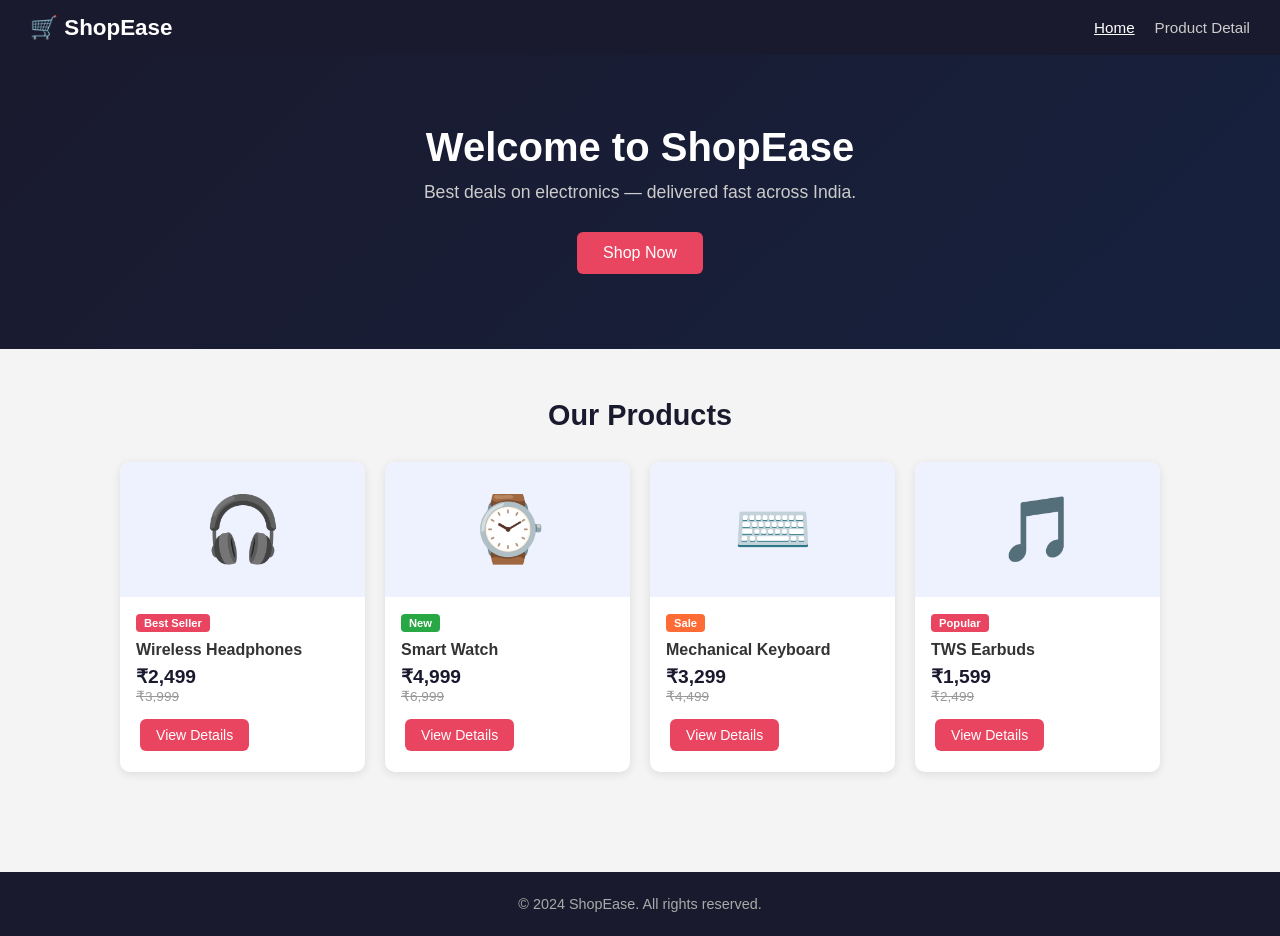
<file: index.html>
<!DOCTYPE html>
<html lang="en">
<head>
  <meta charset="UTF-8" />
  <meta name="viewport" content="width=device-width, initial-scale=1.0"/>
  <title>ShopEase - Home</title>
  <link rel="stylesheet" href="css/style.css" />
</head>
<body>

  <!-- Navbar -->
  <nav>
    <div class="logo">🛒 ShopEase</div>
    <ul>
      <li><a href="index.html" class="active">Home</a></li>
      <li><a href="product.html">Product Detail</a></li>
    </ul>
  </nav>

  <!-- Hero -->
  <header class="hero">
    <h1>Welcome to ShopEase</h1>
    <p>Best deals on electronics — delivered fast across India.</p>
    <a href="product.html" class="btn">Shop Now</a>
  </header>

  <!-- Products -->
  <section class="products">
    <h2>Our Products</h2>
    <div class="grid">

      <div class="card">
        <div class="card-img">🎧</div>
        <div class="card-body">
          <span class="badge">Best Seller</span>
          <h3>Wireless Headphones</h3>
          <p class="price">₹2,499</p>
          <p class="old-price">₹3,999</p>
          <a href="product.html" class="btn small">View Details</a>
        </div>
      </div>

      <div class="card">
        <div class="card-img">⌚</div>
        <div class="card-body">
          <span class="badge new">New</span>
          <h3>Smart Watch</h3>
          <p class="price">₹4,999</p>
          <p class="old-price">₹6,999</p>
          <a href="product.html" class="btn small">View Details</a>
        </div>
      </div>

      <div class="card">
        <div class="card-img">⌨️</div>
        <div class="card-body">
          <span class="badge sale">Sale</span>
          <h3>Mechanical Keyboard</h3>
          <p class="price">₹3,299</p>
          <p class="old-price">₹4,499</p>
          <a href="product.html" class="btn small">View Details</a>
        </div>
      </div>

      <div class="card">
        <div class="card-img">🎵</div>
        <div class="card-body">
          <span class="badge">Popular</span>
          <h3>TWS Earbuds</h3>
          <p class="price">₹1,599</p>
          <p class="old-price">₹2,499</p>
          <a href="product.html" class="btn small">View Details</a>
        </div>
      </div>

    </div>
  </section>

  <!-- Footer -->
  <footer>
    <p>© 2024 ShopEase. All rights reserved.</p>
  </footer>

  <script src="js/script.js"></script>
</body>
</html>
</file>
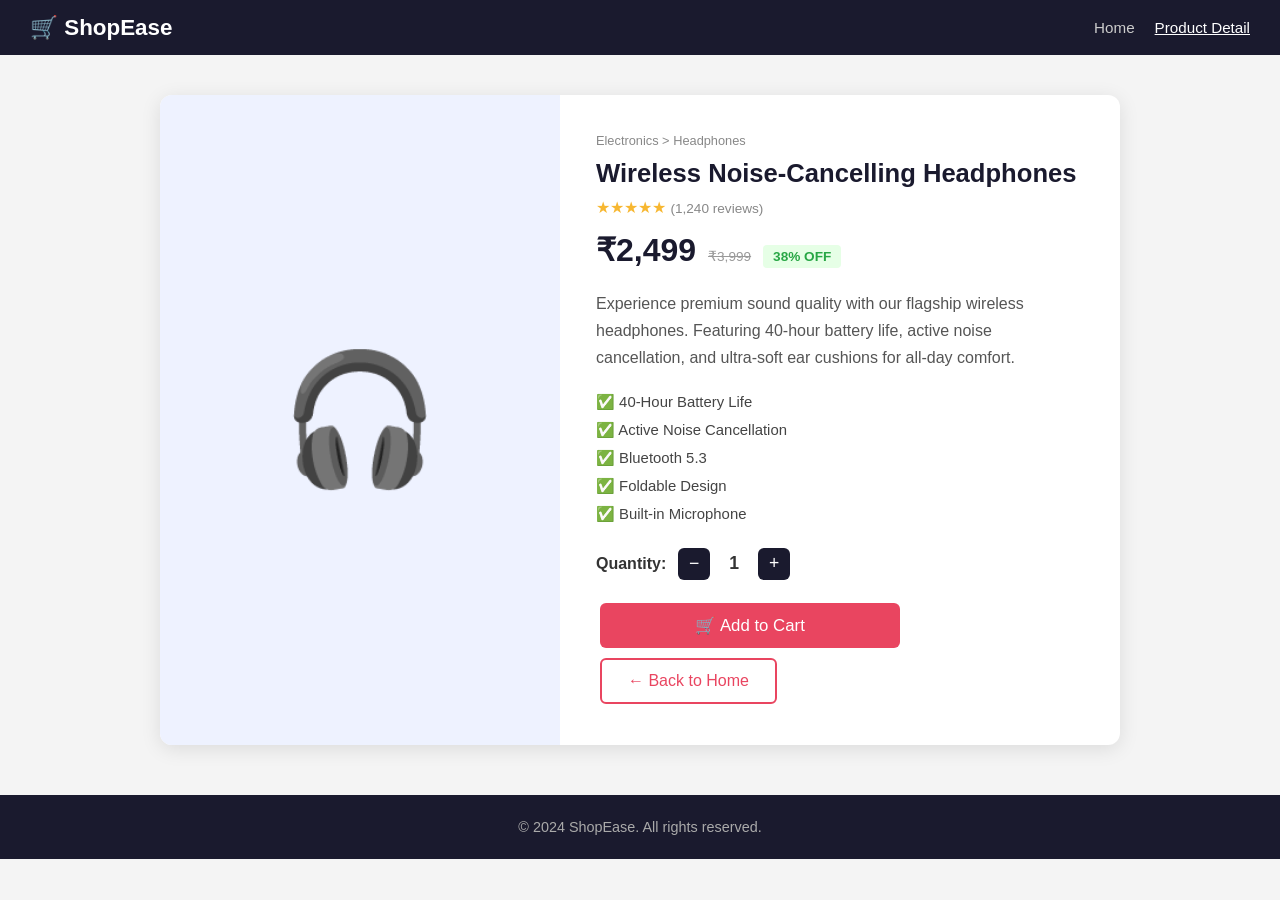
<file: product.html>
<!DOCTYPE html>
<html lang="en">
<head>
  <meta charset="UTF-8" />
  <meta name="viewport" content="width=device-width, initial-scale=1.0"/>
  <title>ShopEase - Product Detail</title>
  <link rel="stylesheet" href="css/style.css" />
</head>
<body>

  <!-- Navbar -->
  <nav>
    <div class="logo">🛒 ShopEase</div>
    <ul>
      <li><a href="index.html">Home</a></li>
      <li><a href="product.html" class="active">Product Detail</a></li>
    </ul>
  </nav>

  <!-- Product Detail -->
  <section class="product-detail">
    <div class="product-box">

      <div class="product-image">🎧</div>

      <div class="product-info">
        <span class="category">Electronics &gt; Headphones</span>
        <h1>Wireless Noise-Cancelling Headphones</h1>
        <div class="stars">★★★★★ <span>(1,240 reviews)</span></div>

        <div class="price-block">
          <span class="big-price">₹2,499</span>
          <span class="old-price">₹3,999</span>
          <span class="discount">38% OFF</span>
        </div>

        <p class="desc">
          Experience premium sound quality with our flagship wireless headphones.
          Featuring 40-hour battery life, active noise cancellation, and ultra-soft
          ear cushions for all-day comfort.
        </p>

        <ul class="features">
          <li>✅ 40-Hour Battery Life</li>
          <li>✅ Active Noise Cancellation</li>
          <li>✅ Bluetooth 5.3</li>
          <li>✅ Foldable Design</li>
          <li>✅ Built-in Microphone</li>
        </ul>

        <div class="qty-row">
          <label>Quantity:</label>
          <button onclick="changeQty(-1)">−</button>
          <span id="qty">1</span>
          <button onclick="changeQty(1)">+</button>
        </div>

        <button class="btn add-cart" onclick="addToCart()">🛒 Add to Cart</button>
        <a href="index.html" class="btn outline">← Back to Home</a>
      </div>
    </div>
  </section>

  <!-- Footer -->
  <footer>
    <p>© 2024 ShopEase. All rights reserved.</p>
  </footer>

  <script src="js/script.js"></script>
</body>
</html>
</file>
<file: css/style.css>
/* ===== RESET ===== */
* { margin: 0; padding: 0; box-sizing: border-box; }
body { font-family: Arial, sans-serif; background: #f4f4f4; color: #333; }
a { text-decoration: none; color: inherit; }

/* ===== NAVBAR ===== */
nav {
  background: #1a1a2e;
  color: white;
  padding: 14px 30px;
  display: flex;
  align-items: center;
  justify-content: space-between;
}
.logo { font-size: 1.4rem; font-weight: bold; }
nav ul { list-style: none; display: flex; gap: 20px; }
nav ul a { color: #ccc; font-size: 0.95rem; }
nav ul a.active, nav ul a:hover { color: #fff; text-decoration: underline; }

/* ===== HERO ===== */
.hero {
  background: linear-gradient(135deg, #1a1a2e, #16213e);
  color: white;
  text-align: center;
  padding: 70px 20px;
}
.hero h1 { font-size: 2.5rem; margin-bottom: 12px; }
.hero p { font-size: 1.1rem; color: #ccc; margin-bottom: 24px; }

/* ===== BUTTONS ===== */
.btn {
  display: inline-block;
  background: #e94560;
  color: white;
  padding: 12px 26px;
  border-radius: 6px;
  font-size: 1rem;
  cursor: pointer;
  border: none;
  transition: background 0.2s;
  margin: 5px 4px;
}
.btn:hover { background: #c73652; }
.btn.small { padding: 8px 16px; font-size: 0.88rem; }
.btn.outline {
  background: transparent;
  border: 2px solid #e94560;
  color: #e94560;
}
.btn.outline:hover { background: #e94560; color: white; }
.add-cart { width: 100%; max-width: 300px; font-size: 1.05rem; }

/* ===== PRODUCTS SECTION ===== */
.products { padding: 50px 30px; max-width: 1100px; margin: 0 auto; }
.products h2 { font-size: 1.8rem; margin-bottom: 30px; text-align: center; color: #1a1a2e; }

.grid {
  display: grid;
  grid-template-columns: repeat(4, 1fr);
  gap: 20px;
}

/* ===== CARD ===== */
.card {
  background: white;
  border-radius: 10px;
  box-shadow: 0 2px 10px rgba(0,0,0,0.1);
  overflow: hidden;
  transition: transform 0.2s;
}
.card:hover { transform: translateY(-5px); }
.card-img {
  background: #eef2ff;
  font-size: 4rem;
  text-align: center;
  padding: 30px;
}
.card-body { padding: 16px; }
.badge {
  font-size: 0.7rem;
  font-weight: bold;
  padding: 3px 8px;
  border-radius: 4px;
  background: #e94560;
  color: white;
}
.badge.new { background: #28a745; }
.badge.sale { background: #ff6b35; }
.card-body h3 { margin: 10px 0 6px; font-size: 1rem; }
.price { font-size: 1.2rem; font-weight: bold; color: #1a1a2e; }
.old-price { font-size: 0.85rem; color: #999; text-decoration: line-through; margin-bottom: 10px; }

/* ===== PRODUCT DETAIL ===== */
.product-detail {
  max-width: 1000px;
  margin: 40px auto;
  padding: 0 20px;
}
.product-box {
  background: white;
  border-radius: 12px;
  box-shadow: 0 4px 20px rgba(0,0,0,0.1);
  display: grid;
  grid-template-columns: 1fr 1.4fr;
  gap: 0;
  overflow: hidden;
}
.product-image {
  background: #eef2ff;
  font-size: 8rem;
  display: flex;
  align-items: center;
  justify-content: center;
  padding: 40px;
}
.product-info { padding: 36px; }
.category { font-size: 0.8rem; color: #888; }
.product-info h1 { font-size: 1.6rem; margin: 10px 0; color: #1a1a2e; }
.stars { color: #f7b731; font-size: 1rem; margin-bottom: 14px; }
.stars span { color: #888; font-size: 0.85rem; }

.price-block { display: flex; align-items: baseline; gap: 12px; margin-bottom: 16px; }
.big-price { font-size: 2rem; font-weight: bold; color: #1a1a2e; }
.discount { background: #e6ffe6; color: #28a745; font-weight: bold; padding: 4px 10px; border-radius: 4px; font-size: 0.85rem; }

.desc { color: #555; line-height: 1.7; margin-bottom: 16px; }
.features { list-style: none; margin-bottom: 20px; }
.features li { padding: 5px 0; font-size: 0.93rem; color: #444; }

.qty-row { display: flex; align-items: center; gap: 12px; margin-bottom: 18px; }
.qty-row label { font-weight: bold; }
.qty-row button {
  background: #1a1a2e;
  color: white;
  border: none;
  width: 32px;
  height: 32px;
  border-radius: 6px;
  font-size: 1.1rem;
  cursor: pointer;
}
#qty { font-size: 1.1rem; font-weight: bold; min-width: 24px; text-align: center; }

/* ===== FOOTER ===== */
footer {
  text-align: center;
  padding: 24px;
  background: #1a1a2e;
  color: #aaa;
  font-size: 0.9rem;
  margin-top: 50px;
}

/* ===== RESPONSIVE ===== */
@media (max-width: 768px) {
  .grid { grid-template-columns: repeat(2, 1fr); }
  .product-box { grid-template-columns: 1fr; }
  .product-image { font-size: 5rem; padding: 30px; }
}
@media (max-width: 480px) {
  .grid { grid-template-columns: 1fr; }
}
</file>
